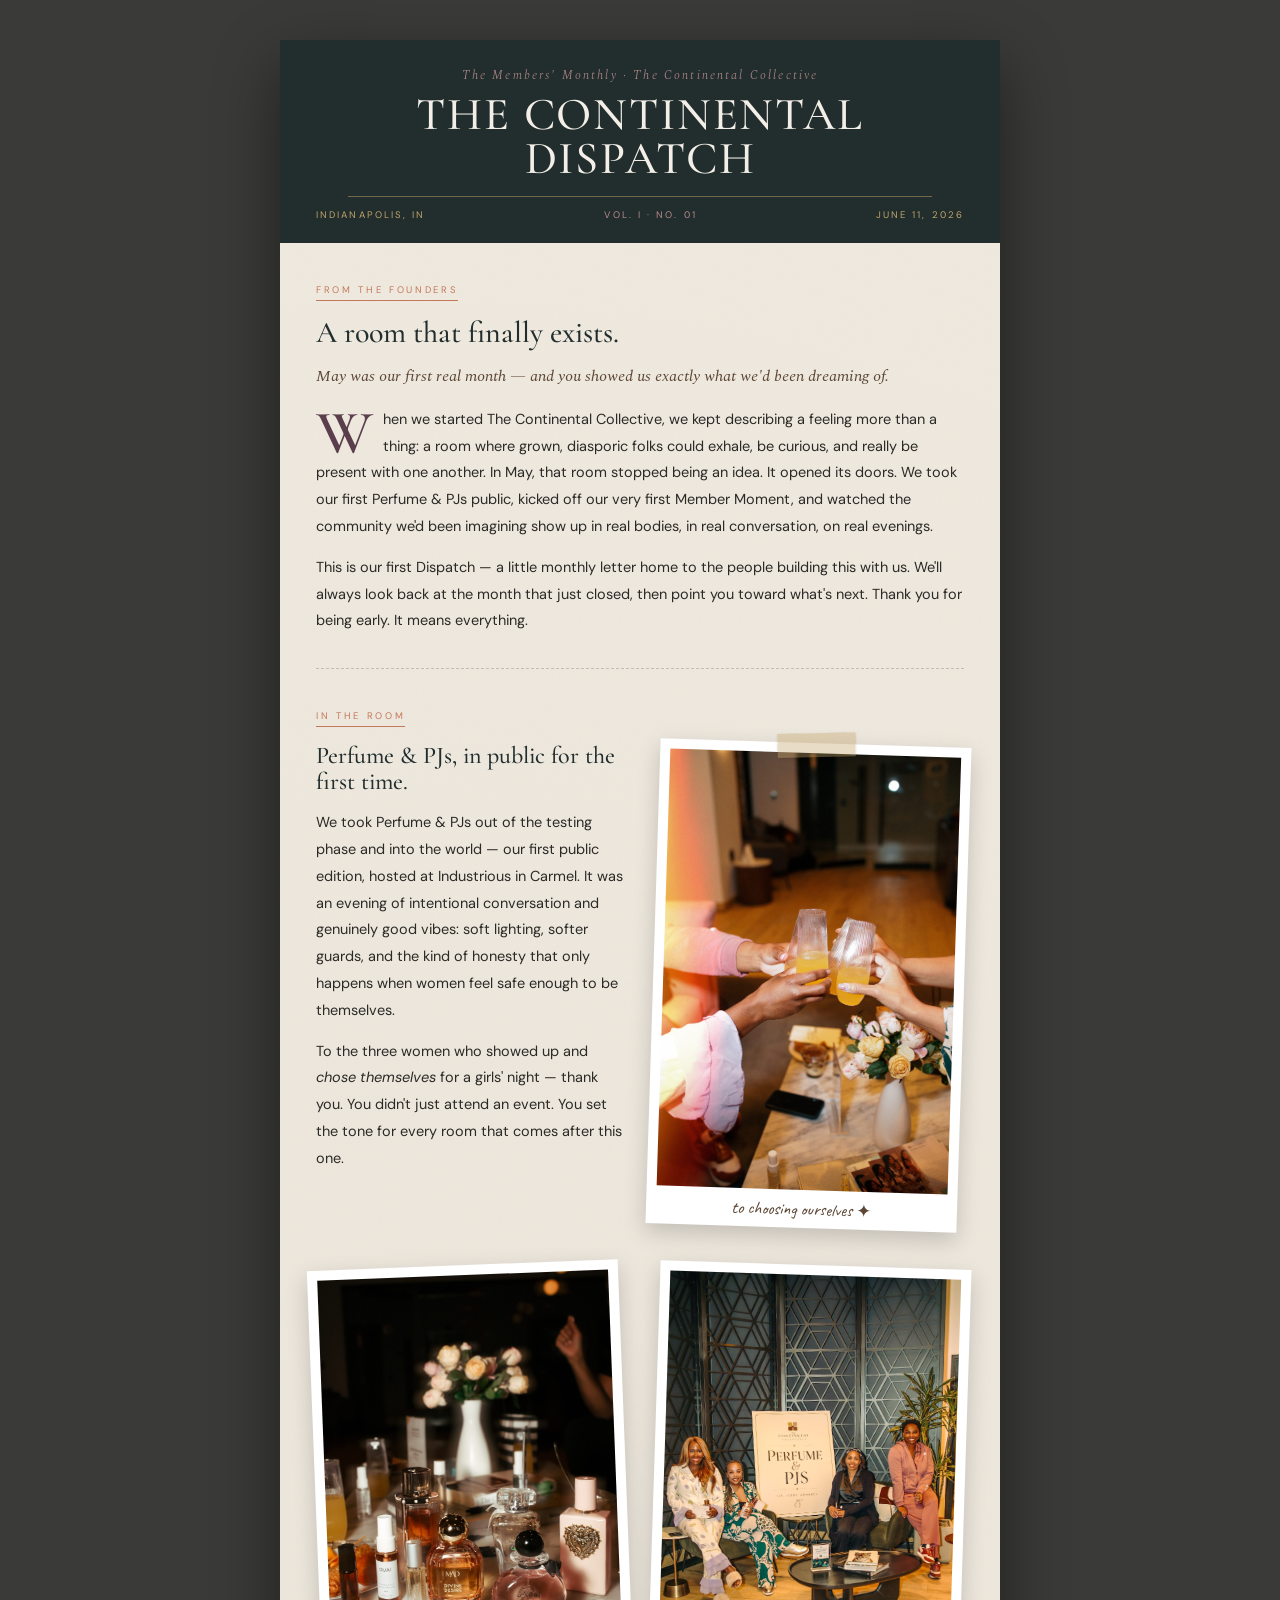
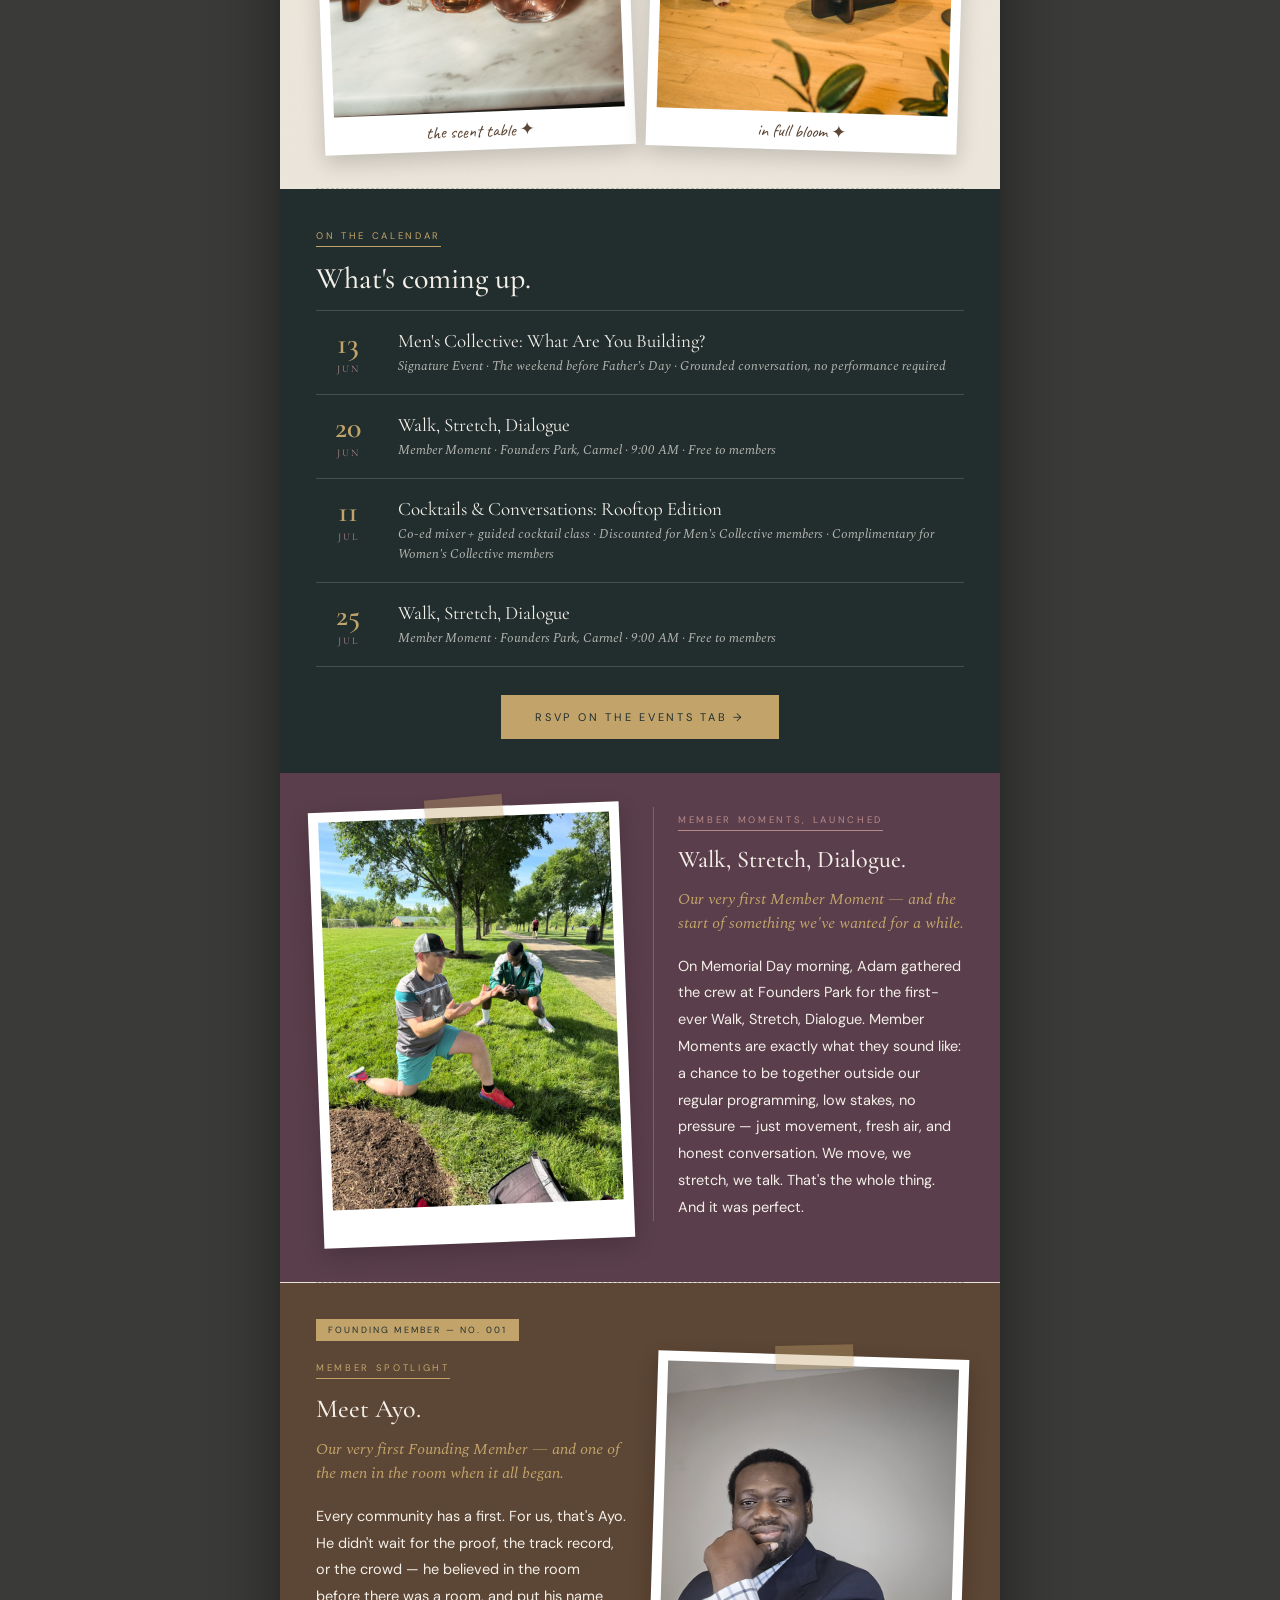
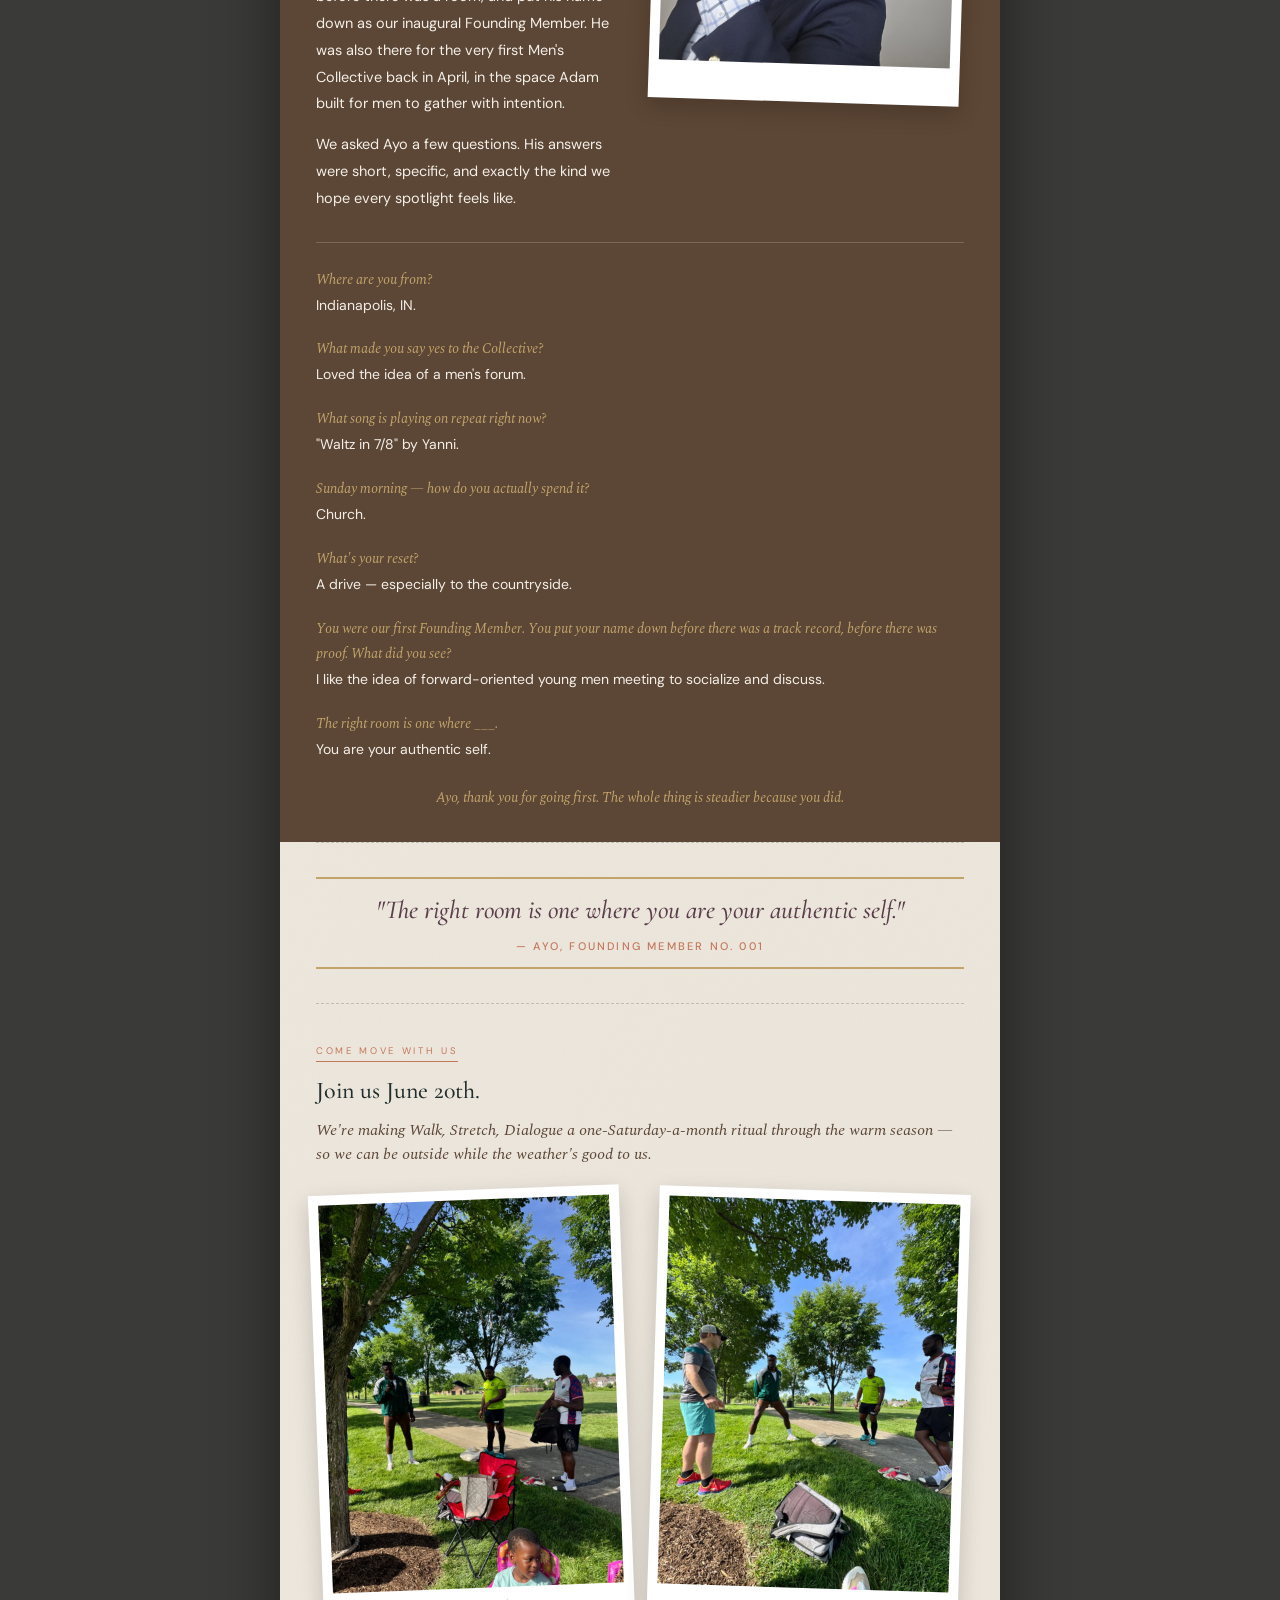
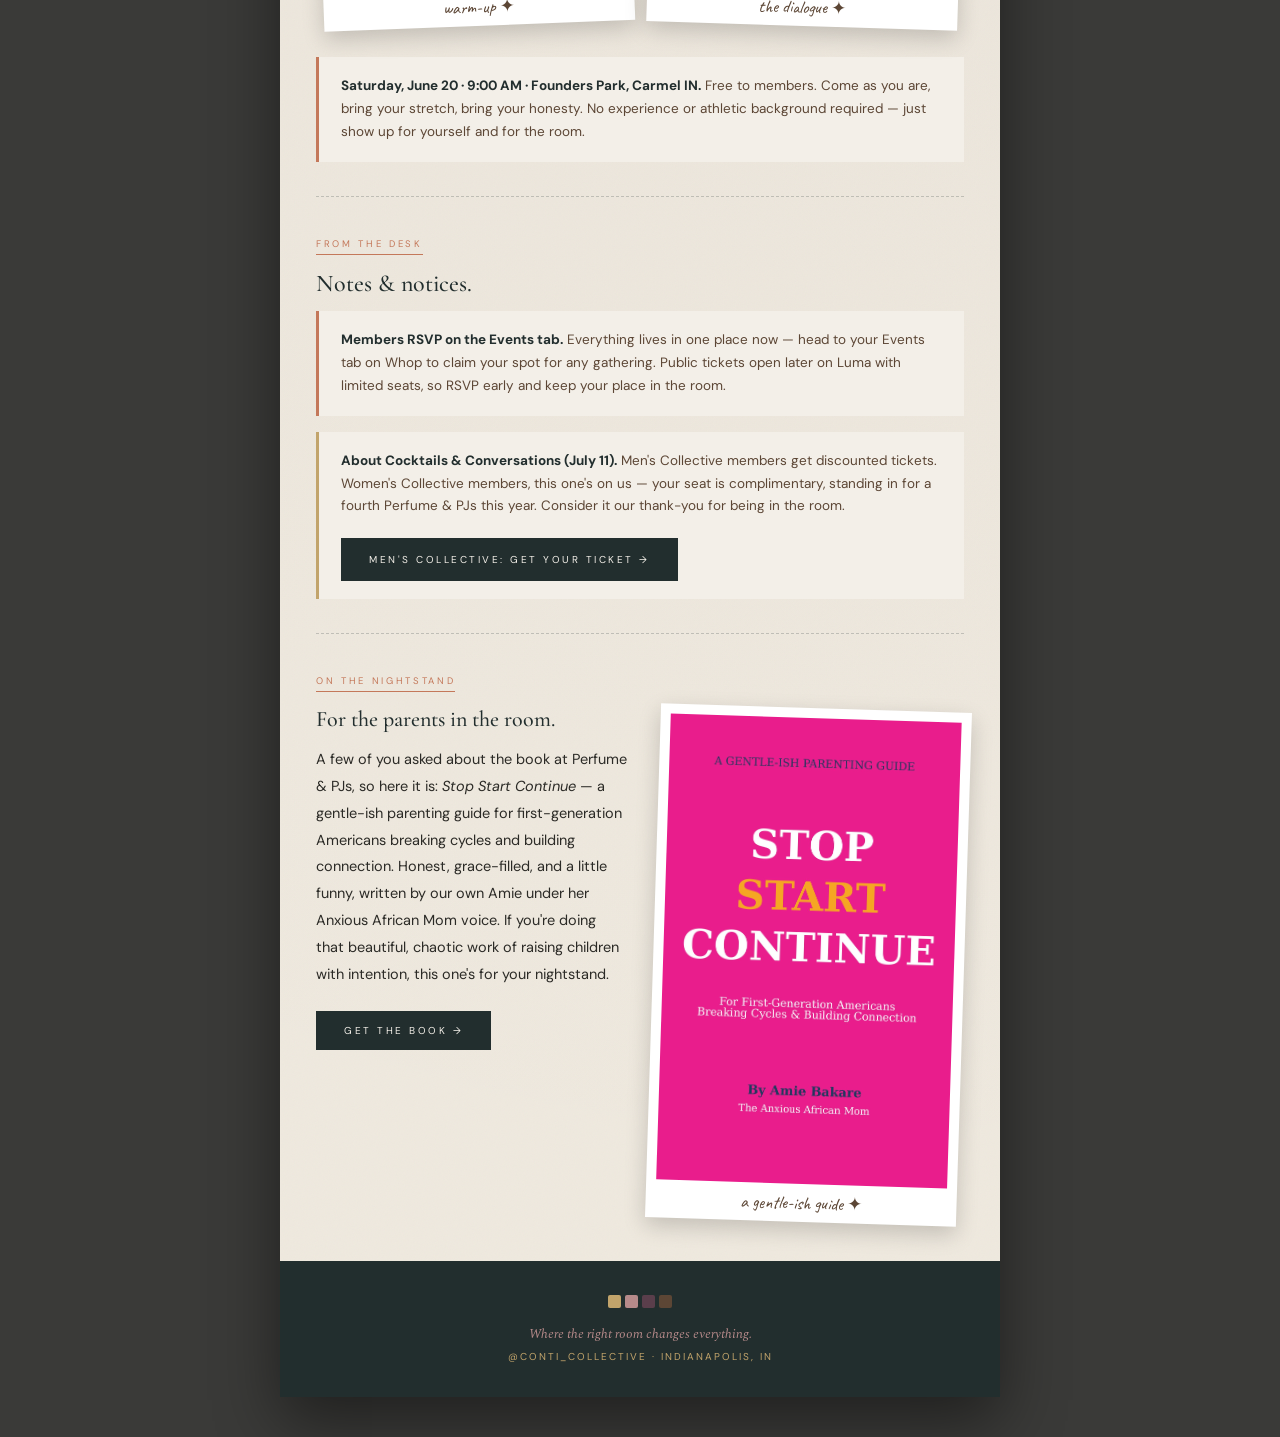
<file: index.html>
<!DOCTYPE html>
<html lang="en">
<head>
  <meta charset="UTF-8">
  <meta http-equiv="refresh" content="0;url=issues/vol-i-no-01-june-2026.html">
  <title>The Continental Collective — Dispatch</title>
  <style>
    html, body {
      margin: 0;
      padding: 0;
      height: 100%;
      background-color: #222E2E;
      display: flex;
      align-items: center;
      justify-content: center;
      font-family: Georgia, serif;
      color: #C2A46B;
    }
    p {
      font-size: 1rem;
      letter-spacing: 0.08em;
      text-transform: uppercase;
    }
  </style>
</head>
<body>
  <p>Redirecting to the latest Dispatch&hellip;</p>
  <script>
    window.location.replace("issues/vol-i-no-01-june-2026.html");
  </script>
</body>
</html>
</file>
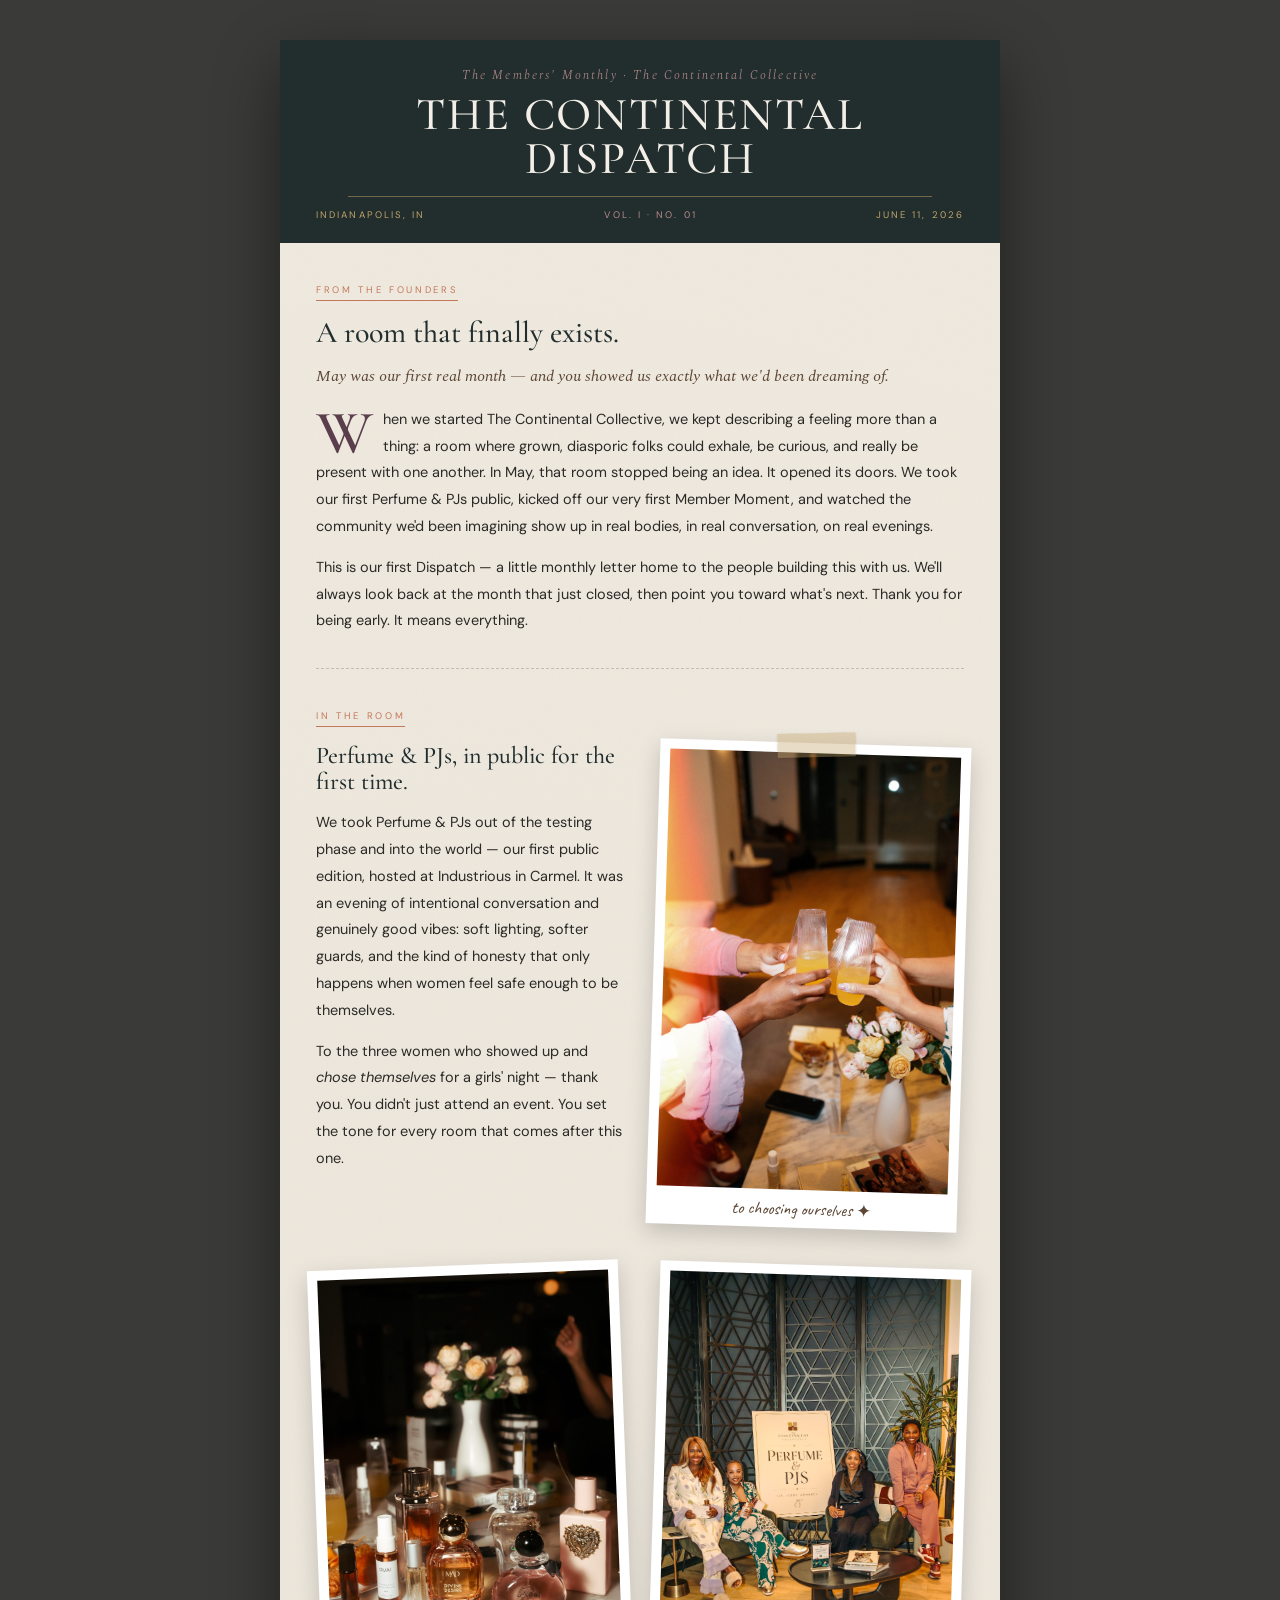
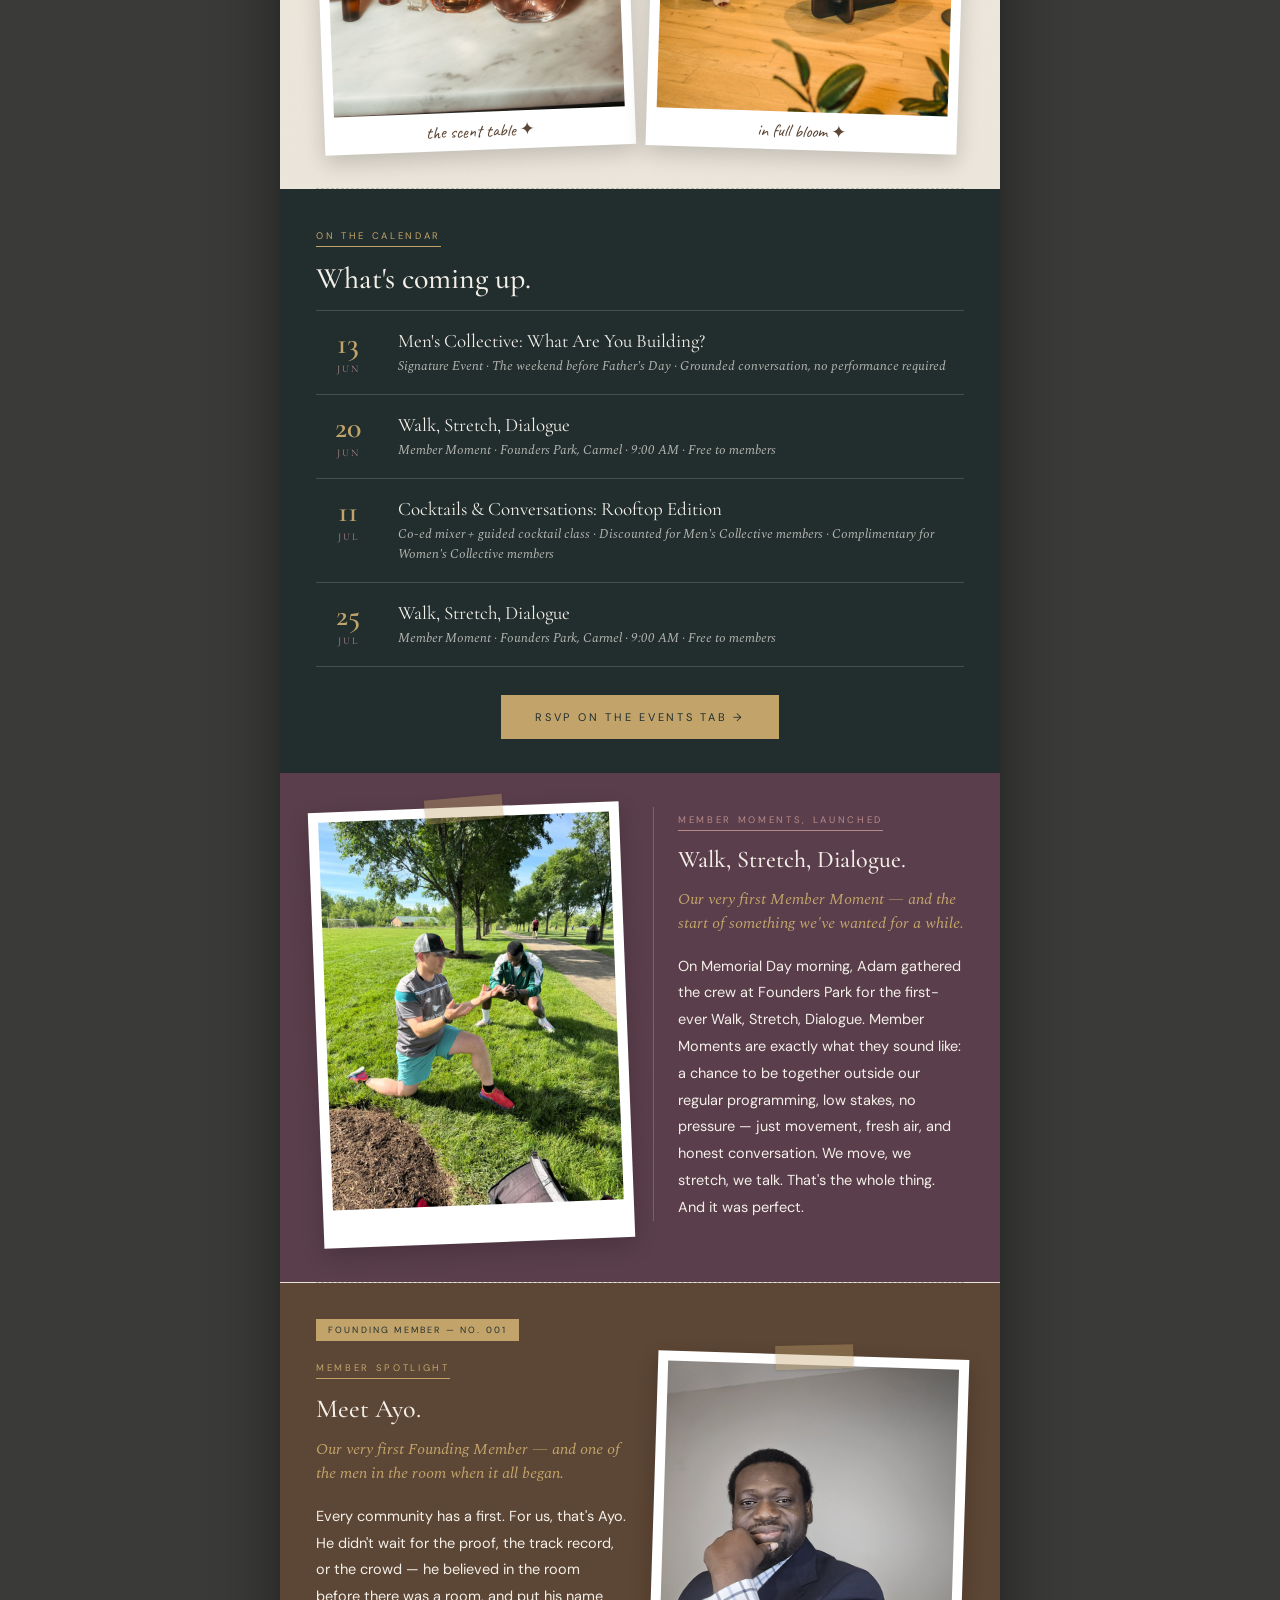
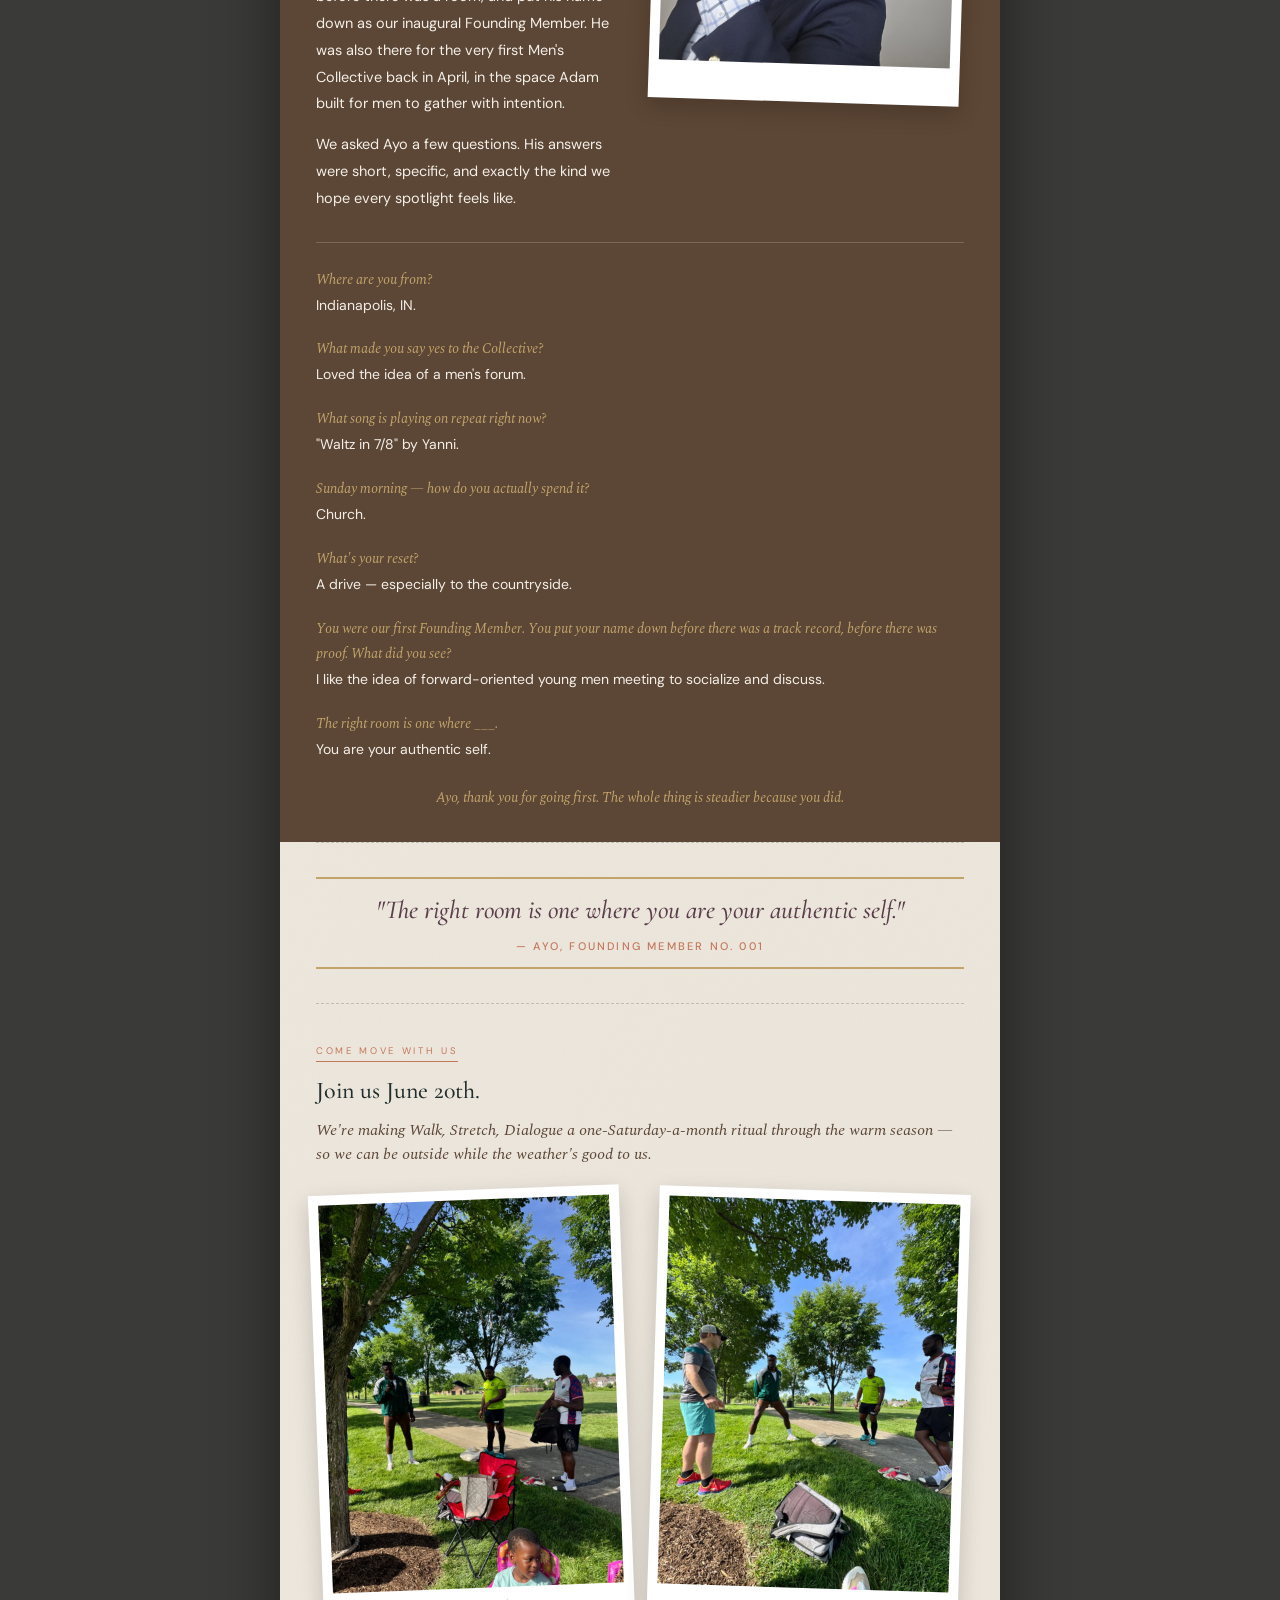
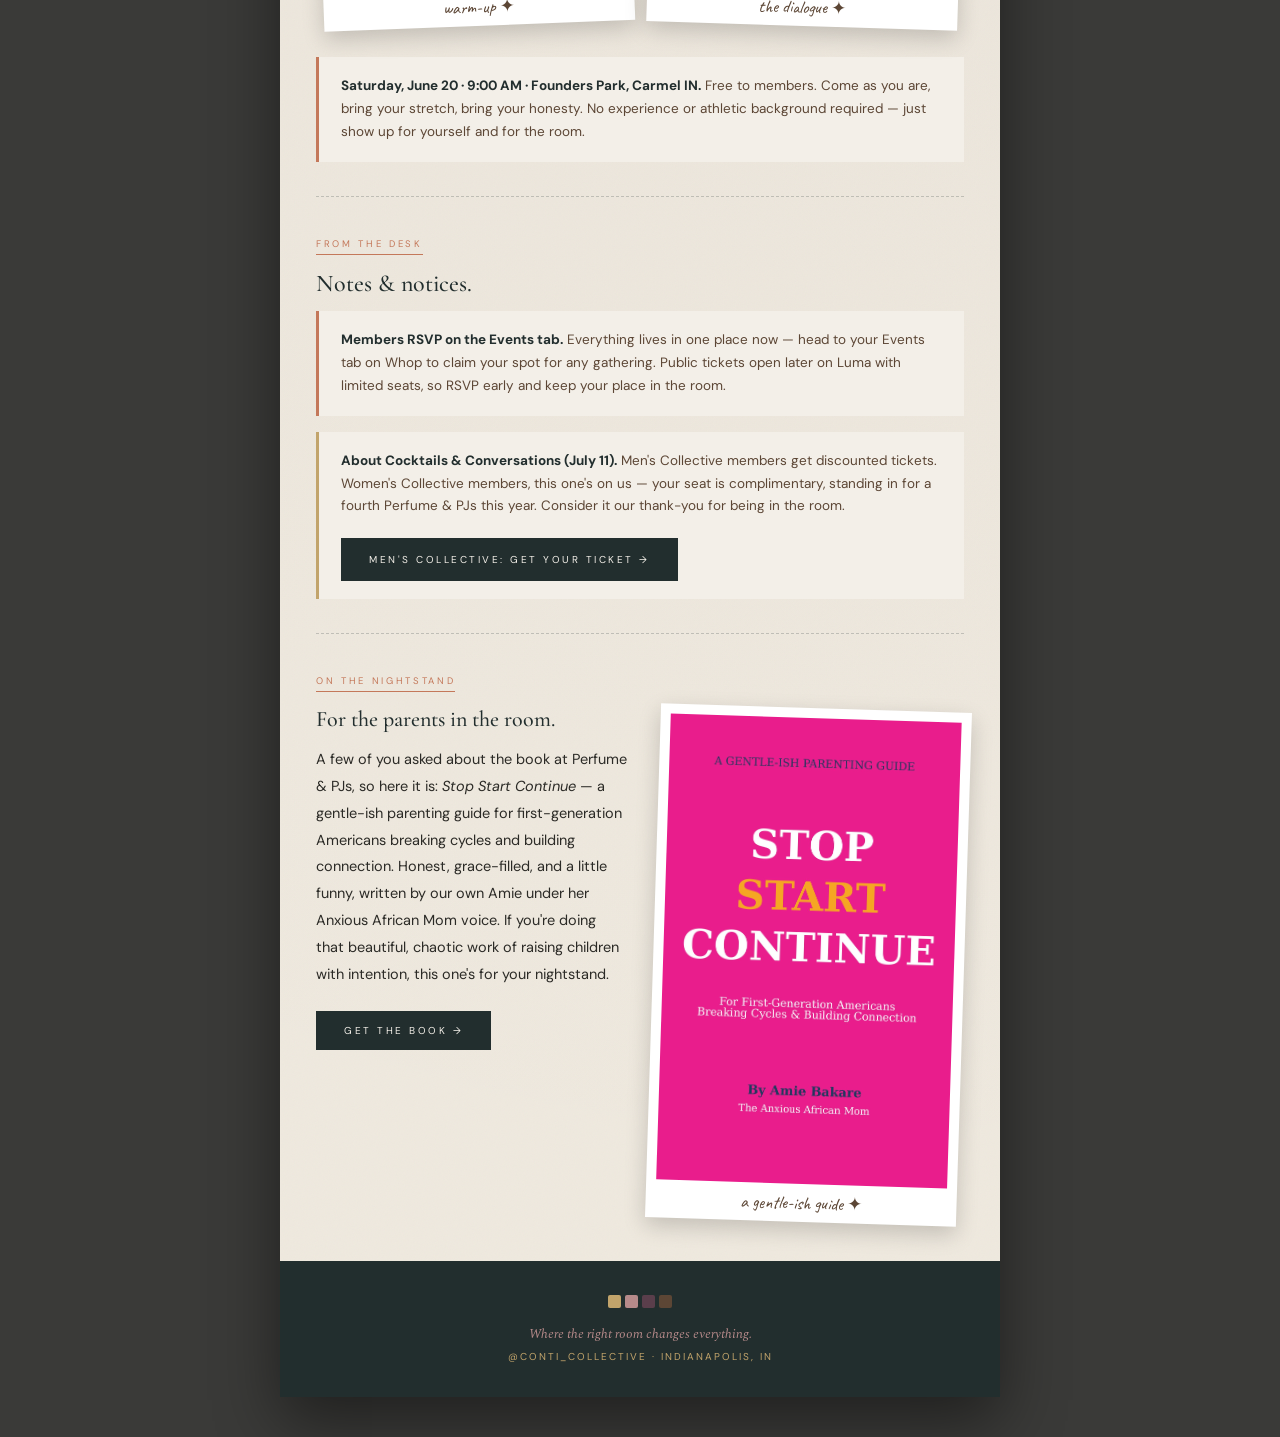
<file: issues/vol-i-no-01-june-2026.html>
<!--
  =====================================================================
  THE CONTINENTAL DISPATCH — Vol. I, No. 01 — June 11, 2026
  =====================================================================
  This file contains ONLY this issue's content.
  Styling lives in: ../dispatch.css
  Photos live in:   ../images/vol-i-no-01-june-2026/

  TO PUBLISH NEXT MONTH:
  1. Duplicate this file, rename to vol-i-no-02-july-2026.html
  2. Create a matching folder: images/vol-i-no-02-july-2026/
  3. Replace content and image references
  =====================================================================
-->
<!DOCTYPE html>
<html lang="en">
<head>
<meta charset="UTF-8">
<meta name="viewport" content="width=device-width, initial-scale=1.0">
<title>The Continental Dispatch — Vol. I, No. 01 — June 2026</title>
<link href="https://fonts.googleapis.com/css2?family=Cormorant+Garamond:ital,wght@0,400;0,500;0,600;1,400;1,500&family=Spectral:ital,wght@0,300;0,400;1,300;1,400&family=DM+Sans:wght@400;500&family=Caveat:wght@500;600&display=swap" rel="stylesheet">
<link rel="stylesheet" href="../dispatch.css">
</head>
<body>
<div class="sheet">

  <!-- ============================================= -->
  <!-- MASTHEAD                                       -->
  <!-- ============================================= -->
  <div class="masthead">
    <p class="mast-kicker">The Members' Monthly · The Continental Collective</p>
    <h1 class="mast-title">The Continental Dispatch</h1>
    <div class="mast-rule"></div>
    <div class="mast-meta">
      <span>Indianapolis, IN</span>
      <span>Vol. I · No. 01</span>
      <span>June 11, 2026</span>
    </div>
  </div>

  <!-- ============================================= -->
  <!-- 1. LEAD — From the Founders                    -->
  <!-- ============================================= -->
  <div class="pad">
    <span class="section-label">From the Founders</span>
    <h2 class="headline">A room that finally exists.</h2>
    <p class="subhead">May was our first real month — and you showed us exactly what we'd been dreaming of.</p>
    <div class="body-copy dropcap">
      <p>When we started The Continental Collective, we kept describing a feeling more than a thing: a room where grown, diasporic folks could exhale, be curious, and really be present with one another. In May, that room stopped being an idea. It opened its doors. We took our first Perfume &amp; PJs public, kicked off our very first Member Moment, and watched the community we'd been imagining show up in real bodies, in real conversation, on real evenings.</p>
      <p>This is our first Dispatch — a little monthly letter home to the people building this with us. We'll always look back at the month that just closed, then point you toward what's next. Thank you for being early. It means everything.</p>
    </div>
  </div>

  <hr class="divider">

  <!-- ============================================= -->
  <!-- 2. IN THE ROOM — Perfume & PJs recap           -->
  <!-- ============================================= -->
  <div class="pad">
    <span class="section-label">In the Room</span>
    <div class="cols">
      <div>
        <h2 class="headline" style="font-size:24px;">Perfume &amp; PJs, in public for the first time.</h2>
        <div class="body-copy">
          <p>We took Perfume &amp; PJs out of the testing phase and into the world — our first public edition, hosted at Industrious in Carmel. It was an evening of intentional conversation and genuinely good vibes: soft lighting, softer guards, and the kind of honesty that only happens when women feel safe enough to be themselves.</p>
          <p>To the three women who showed up and <em>chose themselves</em> for a girls' night — thank you. You didn't just attend an event. You set the tone for every room that comes after this one.</p>
        </div>
      </div>
      <div>
        <div class="photo tilt-r tape">
          <img src="../images/vol-i-no-01-june-2026/ppj-cheers.jpg" alt="A toast at Perfume and PJs">
          <span class="caption">to choosing ourselves ✦</span>
        </div>
      </div>
    </div>

    <!-- Photo strip: fragrance table + group portrait -->
    <div class="cols" style="margin-top:32px;">
      <div>
        <div class="photo tilt-l">
          <img src="../images/vol-i-no-01-june-2026/ppj-fragrances.jpg" alt="The fragrance table">
          <span class="caption">the scent table ✦</span>
        </div>
      </div>
      <div>
        <div class="photo tilt-r">
          <img src="../images/vol-i-no-01-june-2026/ppj-group.jpg" alt="The women of Perfume and PJs">
          <span class="caption">in full bloom ✦</span>
        </div>
      </div>
    </div>
  </div>

  <hr class="divider">

  <!-- ============================================= -->
  <!-- 3. ON THE CALENDAR — Event docket              -->
  <!-- ============================================= -->
  <div class="pad docket">
    <span class="section-label">On the Calendar</span>
    <h2 class="headline">What's coming up.</h2>

    <div class="event-row">
      <div class="event-date"><span class="d">13</span><span class="m">Jun</span></div>
      <div>
        <p class="event-name">Men's Collective: What Are You Building?</p>
        <p class="event-meta">Signature Event · The weekend before Father's Day · Grounded conversation, no performance required</p>
      </div>
    </div>
    <div class="event-row">
      <div class="event-date"><span class="d">20</span><span class="m">Jun</span></div>
      <div>
        <p class="event-name">Walk, Stretch, Dialogue</p>
        <p class="event-meta">Member Moment · Founders Park, Carmel · 9:00 AM · Free to members</p>
      </div>
    </div>
    <div class="event-row">
      <div class="event-date"><span class="d">11</span><span class="m">Jul</span></div>
      <div>
        <p class="event-name">Cocktails &amp; Conversations: Rooftop Edition</p>
        <p class="event-meta">Co-ed mixer + guided cocktail class · Discounted for Men's Collective members · Complimentary for Women's Collective members</p>
      </div>
    </div>
    <div class="event-row">
      <div class="event-date"><span class="d">25</span><span class="m">Jul</span></div>
      <div>
        <p class="event-name">Walk, Stretch, Dialogue</p>
        <p class="event-meta">Member Moment · Founders Park, Carmel · 9:00 AM · Free to members</p>
      </div>
    </div>

    <p style="margin-top:22px;text-align:center;">
      <a href="https://whop.com/continental-collective/events-hVnswWnq0wekhG/app/" class="cta gold">RSVP on the Events Tab →</a>
    </p>
  </div>

  <!-- ============================================= -->
  <!-- 4. MEMBER MOMENTS LAUNCH — Walk Stretch Dialogue -->
  <!-- ============================================= -->
  <div class="pad spotlight">
    <div class="cols">
      <div>
        <div class="photo tilt-l tape">
          <img src="../images/vol-i-no-01-june-2026/wsd-dialogue.jpg" alt="Walk Stretch Dialogue">
          <span class="caption" style="color:#fff;">memorial day morning ✦</span>
        </div>
      </div>
      <div class="col-rule" style="border-color:rgba(243,239,232,.2);">
        <span class="section-label">Member Moments, Launched</span>
        <h2 class="headline" style="font-size:24px;">Walk, Stretch, Dialogue.</h2>
        <p class="subhead">Our very first Member Moment — and the start of something we've wanted for a while.</p>
        <div class="body-copy">
          <p>On Memorial Day morning, Adam gathered the crew at Founders Park for the first-ever Walk, Stretch, Dialogue. Member Moments are exactly what they sound like: a chance to be together outside our regular programming, low stakes, no pressure — just movement, fresh air, and honest conversation. We move, we stretch, we talk. That's the whole thing. And it was perfect.</p>
        </div>
      </div>
    </div>
  </div>

  <hr class="divider">

  <!-- ============================================= -->
  <!-- 5. MEMBER SPOTLIGHT — Ayo                      -->
  <!-- ============================================= -->
  <div class="pad member-spot">
    <span class="founding-badge">Founding Member — No. 001</span>
    <div class="cols">
      <div>
        <span class="section-label">Member Spotlight</span>
        <h2 class="headline" style="font-size:26px;">Meet Ayo.</h2>
        <p class="subhead">Our very first Founding Member — and one of the men in the room when it all began.</p>
        <div class="body-copy">
          <p>Every community has a first. For us, that's Ayo. He didn't wait for the proof, the track record, or the crowd — he believed in the room before there was a room, and put his name down as our inaugural Founding Member. He was also there for the very first Men's Collective back in April, in the space Adam built for men to gather with intention.</p>
          <p>We asked Ayo a few questions. His answers were short, specific, and exactly the kind we hope every spotlight feels like.</p>
        </div>
      </div>
      <div>
        <div class="photo tilt-r tape">
          <!-- PLACEHOLDER: swap ayo-portrait.jpg in /images/vol-i-no-01-june-2026/ when received -->
          <img src="../images/vol-i-no-01-june-2026/ayo-portrait.jpg" alt="Ayo, Founding Member">
          <span class="caption" style="color:#fff;">where it began ✦</span>
        </div>
      </div>
    </div>

    <!-- Q&A block -->
    <div style="margin-top:30px;border-top:1px solid rgba(243,239,232,.2);padding-top:24px;">
      <div class="body-copy" style="font-size:14px;">
        <p style="margin-bottom:18px;"><span style="font-family:'Spectral',serif;font-style:italic;color:var(--gold);">Where are you from?</span><br>Indianapolis, IN.</p>

        <p style="margin-bottom:18px;"><span style="font-family:'Spectral',serif;font-style:italic;color:var(--gold);">What made you say yes to the Collective?</span><br>Loved the idea of a men's forum.</p>

        <p style="margin-bottom:18px;"><span style="font-family:'Spectral',serif;font-style:italic;color:var(--gold);">What song is playing on repeat right now?</span><br>"Waltz in 7/8" by Yanni.</p>

        <p style="margin-bottom:18px;"><span style="font-family:'Spectral',serif;font-style:italic;color:var(--gold);">Sunday morning — how do you actually spend it?</span><br>Church.</p>

        <p style="margin-bottom:18px;"><span style="font-family:'Spectral',serif;font-style:italic;color:var(--gold);">What's your reset?</span><br>A drive — especially to the countryside.</p>

        <p style="margin-bottom:18px;"><span style="font-family:'Spectral',serif;font-style:italic;color:var(--gold);">You were our first Founding Member. You put your name down before there was a track record, before there was proof. What did you see?</span><br>I like the idea of forward-oriented young men meeting to socialize and discuss.</p>

        <p style="margin-bottom:0;"><span style="font-family:'Spectral',serif;font-style:italic;color:var(--gold);">The right room is one where ___.</span><br>You are your authentic self.</p>
      </div>
    </div>

    <p style="margin-top:24px;text-align:center;font-family:'Spectral',serif;font-style:italic;color:var(--gold);font-size:14px;">
      Ayo, thank you for going first. The whole thing is steadier because you did.
    </p>
  </div>

  <hr class="divider">

  <!-- ============================================= -->
  <!-- 6. PULL QUOTE                                  -->
  <!-- ============================================= -->
  <div class="pad">
    <p class="pullquote">
      "The right room is one where you are your authentic self."
      <span class="attr">— Ayo, Founding Member No. 001</span>
    </p>
  </div>

  <hr class="divider">

  <!-- ============================================= -->
  <!-- 7. COME MOVE WITH US — June 20 invite          -->
  <!-- ============================================= -->
  <div class="pad">
    <span class="section-label">Come Move With Us</span>
    <h2 class="headline" style="font-size:24px;">Join us June 20th.</h2>
    <p class="subhead" style="margin-bottom:24px;">We're making Walk, Stretch, Dialogue a one-Saturday-a-month ritual through the warm season — so we can be outside while the weather's good to us.</p>
    <div class="cols" style="align-items:stretch;">
      <div>
        <div class="photo tilt-l" style="width:100%;">
          <img src="../images/vol-i-no-01-june-2026/wsd-stretch.jpg" alt="Stretching at Founders Park">
          <span class="caption">warm-up ✦</span>
        </div>
      </div>
      <div>
        <div class="photo tilt-r" style="width:100%;">
          <img src="../images/vol-i-no-01-june-2026/wsd-group.jpg" alt="Group dialogue at the park">
          <span class="caption">the dialogue ✦</span>
        </div>
      </div>
    </div>
    <div class="notice" style="margin-top:26px;">
      <p><strong>Saturday, June 20 · 9:00 AM · Founders Park, Carmel IN.</strong> Free to members. Come as you are, bring your stretch, bring your honesty. No experience or athletic background required — just show up for yourself and for the room.</p>
    </div>
  </div>

  <hr class="divider">

  <!-- ============================================= -->
  <!-- 8. FROM THE DESK — notices                     -->
  <!-- ============================================= -->
  <div class="pad">
    <span class="section-label">From the Desk</span>
    <h2 class="headline" style="font-size:24px;">Notes &amp; notices.</h2>
    <div class="notice">
      <p><strong>Members RSVP on the Events tab.</strong> Everything lives in one place now — head to your Events tab on Whop to claim your spot for any gathering. Public tickets open later on Luma with limited seats, so RSVP early and keep your place in the room.</p>
    </div>
    <div class="notice gold" style="margin-top:16px;">
      <p><strong>About Cocktails &amp; Conversations (July 11).</strong> Men's Collective members get discounted tickets. Women's Collective members, this one's on us — your seat is complimentary, standing in for a fourth Perfume &amp; PJs this year. Consider it our thank-you for being in the room.</p>
      <p>
        <a href="https://whop.com/continental-collective/men-s-collective-member-rate-cocktails-and-conversations" class="cta small">Men's Collective: Get Your Ticket →</a>
      </p>
    </div>
  </div>

  <hr class="divider">

  <!-- ============================================= -->
  <!-- 9. ON THE NIGHTSTAND — Stop Start Continue     -->
  <!-- ============================================= -->
  <div class="pad">
    <span class="section-label">On the Nightstand</span>
    <div class="cols">
      <div>
        <h2 class="headline" style="font-size:22px;">For the parents in the room.</h2>
        <div class="body-copy">
          <p>A few of you asked about the book at Perfume &amp; PJs, so here it is: <em>Stop Start Continue</em> — a gentle-ish parenting guide for first-generation Americans breaking cycles and building connection. Honest, grace-filled, and a little funny, written by our own Amie under her Anxious African Mom voice. If you're doing that beautiful, chaotic work of raising children with intention, this one's for your nightstand.</p>
        </div>
        <p style="margin-top:18px;">
          <a href="https://sparksynergy-llc.square.site/product/stop-start-continue-a-gentle-ish-parenting-guide/QSPMPDEAUF5IET7JWY67IJVK?cs=true&amp;cst=custom" class="cta small">Get the Book →</a>
        </p>
      </div>
      <div>
        <div class="photo tilt-r">
          <img src="../images/vol-i-no-01-june-2026/ssc-book-cover.jpg" alt="Stop Start Continue by Amie Bakare">
          <span class="caption">a gentle-ish guide ✦</span>
        </div>
      </div>
    </div>
  </div>

  <!-- ============================================= -->
  <!-- FOOTER                                          -->
  <!-- ============================================= -->
  <div class="footer">
    <div class="logo">
      <span style="background:var(--gold);"></span>
      <span style="background:var(--rose);"></span>
      <span style="background:var(--plum);"></span>
      <span style="background:var(--cocoa);"></span>
    </div>
    <p class="tag">Where the right room changes everything.</p>
    <p class="handle">@conti_collective · Indianapolis, IN</p>
  </div>

</div>
</body>
</html>
</file>
<file: dispatch.css>
/* ============================================================
   THE CONTINENTAL DISPATCH — SHARED STYLES
   Brand: The Continental Collective
   This stylesheet is shared across all issues. Edit with care —
   any change here updates every Dispatch, past and future.
   ============================================================ */

:root{
  --cream:#F3EFE8;
  --charcoal:#222E2E;
  --cocoa:#5C4635;
  --gold:#C2A46B;
  --rose:#B68A8A;
  --plum:#5A3E4B;
  --terracotta:#C4785A;
  --paper:#EFE9DE;
  --ink:#2B2A26;
  --rule:rgba(34,46,46,.22);
}

*{margin:0;padding:0;box-sizing:border-box;}

body{
  background:#3a3a38;
  font-family:'DM Sans',sans-serif;
  color:var(--ink);
  padding:40px 16px;
  -webkit-font-smoothing:antialiased;
}

/* ===== PAPER SHEET ===== */
.sheet{
  max-width:720px;
  margin:0 auto;
  background:var(--paper);
  background-image:
    radial-gradient(circle at 20% 30%, rgba(92,70,53,.025) 0, transparent 40%),
    radial-gradient(circle at 80% 70%, rgba(90,62,75,.025) 0, transparent 40%);
  box-shadow:0 24px 60px rgba(0,0,0,.45);
  position:relative;
  overflow:hidden;
}
.sheet::before{
  content:"";position:absolute;inset:0;pointer-events:none;z-index:0;
  background-image:url("data:image/svg+xml,%3Csvg xmlns='http://www.w3.org/2000/svg' width='120' height='120'%3E%3Cfilter id='n'%3E%3CfeTurbulence type='fractalNoise' baseFrequency='.9' numOctaves='2' stitchTiles='stitch'/%3E%3C/filter%3E%3Crect width='100%25' height='100%25' filter='url(%23n)' opacity='.035'/%3E%3C/svg%3E");
}
.sheet > *{position:relative;z-index:1;}

/* ===== MASTHEAD ===== */
.masthead{
  background:var(--charcoal);
  padding:26px 36px 22px;
  text-align:center;
}
.mast-kicker{
  font-family:'Spectral',serif;font-style:italic;font-weight:300;
  font-size:12px;letter-spacing:.18em;color:var(--rose);margin-bottom:8px;
}
.mast-title{
  font-family:'Cormorant Garamond',serif;font-weight:500;
  font-size:46px;line-height:.95;letter-spacing:.04em;color:var(--cream);
  text-transform:uppercase;
}
.mast-rule{
  height:1px;background:var(--gold);opacity:.5;margin:16px auto 12px;max-width:90%;
}
.mast-meta{
  display:flex;justify-content:space-between;align-items:center;
  font-family:'DM Sans',sans-serif;font-size:9.5px;letter-spacing:.22em;
  text-transform:uppercase;color:var(--gold);
}
.mast-meta span:nth-child(2){color:var(--rose);}

/* ===== SECTION SCAFFOLDING ===== */
.pad{padding:34px 36px;}
.section-label{
  display:inline-block;
  font-family:'DM Sans',sans-serif;font-size:9.5px;letter-spacing:.28em;
  text-transform:uppercase;color:var(--terracotta);
  border-bottom:1.5px solid var(--terracotta);
  padding-bottom:4px;margin-bottom:16px;
}
.headline{
  font-family:'Cormorant Garamond',serif;font-weight:500;
  font-size:30px;line-height:1.08;color:var(--charcoal);margin-bottom:14px;
}
.subhead{
  font-family:'Spectral',serif;font-style:italic;font-weight:400;
  font-size:16px;color:var(--cocoa);margin-bottom:18px;line-height:1.5;
}
.body-copy{
  font-family:'DM Sans',sans-serif;font-size:14.5px;line-height:1.85;color:var(--ink);
}
.body-copy p{margin-bottom:14px;}
.body-copy p:last-child{margin-bottom:0;}

.dropcap::first-letter{
  font-family:'Cormorant Garamond',serif;font-weight:600;
  font-size:62px;line-height:.7;float:left;margin:6px 10px 0 0;color:var(--plum);
}

.divider{
  border:none;border-top:1.5px dashed var(--rule);margin:0 36px;
}

/* ===== SCRAPBOOK PHOTO FRAMES ===== */
.photo{
  background:#fff;padding:10px 10px 38px;
  box-shadow:0 8px 22px rgba(0,0,0,.18);
  position:relative;display:inline-block;max-width:100%;
}
.photo img{display:block;width:100%;height:auto;}
.photo .caption{
  font-family:'Caveat',cursive;font-size:18px;color:var(--cocoa);
  position:absolute;bottom:8px;left:0;right:0;text-align:center;
}
.tilt-l{transform:rotate(-2.2deg);}
.tilt-r{transform:rotate(1.8deg);}
.tape::after{
  content:"";position:absolute;top:-10px;left:50%;transform:translateX(-50%) rotate(-3deg);
  width:78px;height:24px;background:rgba(194,164,107,.38);
  box-shadow:0 1px 3px rgba(0,0,0,.12);
}

/* ===== TWO-COLUMN NEWSPAPER ROW ===== */
.cols{display:grid;grid-template-columns:1fr 1fr;gap:26px;align-items:start;}
.col-rule{border-left:1px solid var(--rule);padding-left:24px;}

/* ===== EVENT DOCKET ===== */
.docket{background:var(--charcoal);}
.docket .section-label{color:var(--gold);border-color:var(--gold);}
.docket .headline{color:var(--cream);}
.event-row{
  border-top:1px solid rgba(243,239,232,.16);padding:18px 0;
  display:grid;grid-template-columns:64px 1fr;gap:18px;align-items:start;
}
.event-row:last-of-type{border-bottom:1px solid rgba(243,239,232,.16);}
.event-date{
  font-family:'Cormorant Garamond',serif;color:var(--gold);text-align:center;line-height:1;
}
.event-date .d{font-size:30px;font-weight:600;display:block;}
.event-date .m{font-size:10px;letter-spacing:.2em;text-transform:uppercase;margin-top:4px;color:var(--rose);}
.event-name{font-family:'Cormorant Garamond',serif;font-size:19px;color:var(--cream);margin-bottom:4px;}
.event-meta{font-family:'Spectral',serif;font-style:italic;font-size:13px;color:rgba(243,239,232,.7);}

/* ===== MEMBER SPOTLIGHT (event-style band) ===== */
.spotlight{background:var(--plum);}
.spotlight .section-label{color:var(--rose);border-color:var(--rose);}
.spotlight .headline,.spotlight .body-copy{color:var(--cream);}
.spotlight .subhead{color:var(--gold);}

/* ===== MEMBER SPOTLIGHT (person) ===== */
.member-spot{background:var(--cocoa);}
.member-spot .section-label{color:var(--gold);border-color:var(--gold);}
.member-spot .headline,.member-spot .body-copy{color:var(--cream);}
.member-spot .subhead{color:var(--gold);}
.member-spot .founding-badge{
  display:inline-block;font-family:'DM Sans',sans-serif;font-size:9px;letter-spacing:.24em;
  text-transform:uppercase;color:var(--charcoal);background:var(--gold);
  padding:5px 12px;margin-bottom:14px;
}

/* ===== PULL QUOTE ===== */
.pullquote{
  font-family:'Cormorant Garamond',serif;font-style:italic;font-weight:500;
  font-size:26px;line-height:1.3;color:var(--plum);text-align:center;
  padding:14px 20px;border-top:2px solid var(--gold);border-bottom:2px solid var(--gold);
}
.pullquote .attr{
  display:block;font-family:'DM Sans',sans-serif;font-style:normal;
  font-size:11px;letter-spacing:.2em;text-transform:uppercase;color:var(--terracotta);margin-top:12px;
}

/* ===== CTA BUTTON ===== */
.cta{
  display:inline-block;background:var(--charcoal);color:var(--cream);
  font-family:'DM Sans',sans-serif;font-size:11px;letter-spacing:.25em;text-transform:uppercase;
  text-decoration:none;padding:15px 34px;margin-top:6px;
}
.cta.gold{background:var(--gold);color:var(--charcoal);}
.cta.small{font-size:10px;padding:13px 28px;}

/* ===== NOTICES ===== */
.notice{
  background:var(--cream);border-left:3px solid var(--terracotta);
  padding:18px 22px;font-family:'DM Sans',sans-serif;font-size:13.5px;line-height:1.7;color:var(--cocoa);
}
.notice.gold{border-left-color:var(--gold);}
.notice strong{color:var(--charcoal);}
.notice p + p{margin-top:14px;}

/* ===== FOOTER ===== */
.footer{background:var(--charcoal);padding:34px 36px;text-align:center;}
.footer .logo{display:flex;gap:4px;justify-content:center;margin-bottom:16px;}
.footer .logo span{width:13px;height:13px;border-radius:2px;}
.footer .tag{font-family:'Spectral',serif;font-style:italic;font-size:13px;color:var(--rose);margin-bottom:6px;}
.footer .handle{font-family:'DM Sans',sans-serif;font-size:10px;letter-spacing:.2em;text-transform:uppercase;color:var(--gold);}

/* ===== RESPONSIVE ===== */
@media(max-width:560px){
  .cols{grid-template-columns:1fr;gap:30px;}
  .col-rule{border-left:none;border-top:1px solid var(--rule);padding-left:0;padding-top:22px;}
  .mast-title{font-size:34px;}
  .pad{padding:28px 24px;}
  .divider{margin:0 24px;}
}
</file>
